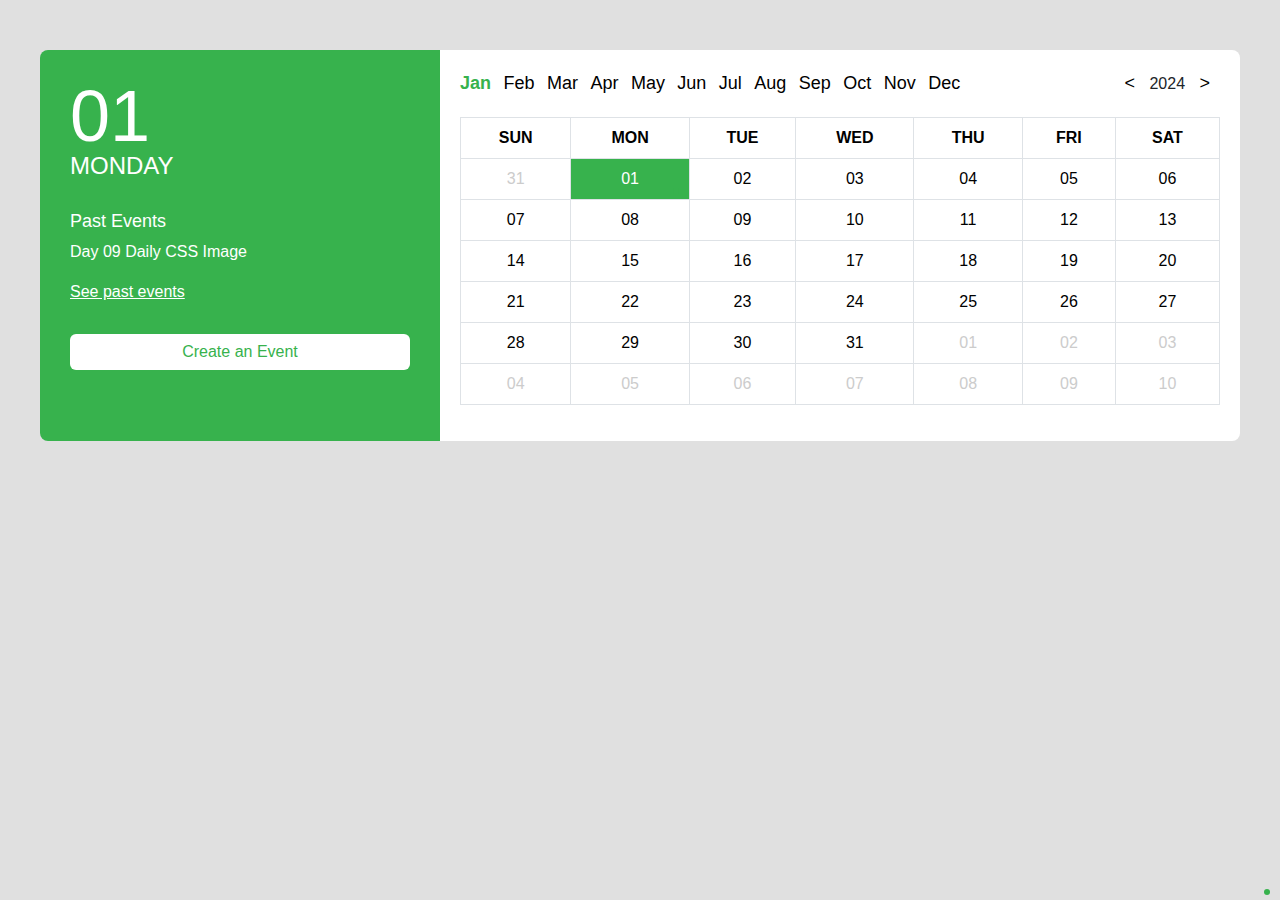
<file: index.html>
<!DOCTYPE html>
<html lang="en">
<head>
    <meta charset="UTF-8">
    <meta http-equiv="X-UA-Compatible" content="IE=edge">
    <meta name="viewport" content="width=device-width, initial-scale=1.0">
    <link href="https://cdn.jsdelivr.net/npm/bootstrap@5.3.3/dist/css/bootstrap.min.css" rel="stylesheet">
    <link rel="stylesheet" href="styles.css">
    <title>Calendar UI</title>
</head>
<body>
    <div class="container-fluid calendar-container">
        <div class="row">
            <!-- Sidebar -->
            <div class="col-md-4 sidebar">
                <div class="date-display">
                    <h1>01</h1>
                    <h4>MONDAY</h4>
                </div>
                <div class="events">
                    <h5>Past Events</h5>
                    <ul>
                        <li>Day 09 Daily CSS Image</li>
                    </ul>
                    <a href="#">See past events</a>
                </div>
                <button class="btn btn-create-event">Create an Event</button>
            </div>

            <!-- Calendar -->
            <div class="col-md-8 calendar">
                <div class="calendar-header">
                    <ul class="list-inline">
                        <li class="list-inline-item"><a href="./index.html" class="active">Jan</a></li>
                        <li class="list-inline-item"><a href="./feb.html">Feb</a></li>
                        <li class="list-inline-item"><a href="./Mar.html">Mar</a></li>
                        <li class="list-inline-item"><a href="./Apr.html" >Apr</a></li>
                        <li class="list-inline-item"><a href="./May.html">May</a></li>
                        <li class="list-inline-item"><a href="./Jun.html">Jun</a></li>
                        <li class="list-inline-item"><a href="./july.html">Jul</a></li>
                        <li class="list-inline-item"><a href="./aug.html">Aug</a></li>
                        <li class="list-inline-item"><a href="./sep.html">Sep</a></li>
                        <li class="list-inline-item"><a href="./oct.html">Oct</a></li>
                        <li class="list-inline-item"><a href="./nov.html">Nov</a></li>
                        <li class="list-inline-item"><a href="./dec.html">Dec</a></li>
                    </ul>
                    <div class="year-selector">
                        <a href="#">&lt;</a>
                        <span>2024</span>
                        <a href="#">&gt;</a>
                    </div>
                </div>

                <table class="table table-bordered">
                    <thead>
                        <tr>
                            <th>SUN</th>
                            <th>MON</th>
                            <th>TUE</th>
                            <th>WED</th>
                            <th>THU</th>
                            <th>FRI</th>
                            <th>SAT</th>
                        </tr>
                    </thead>
                    <tbody>
                        <tr>
                            <td class="inactive">31</td>
                            <td class="selected">01<span class="event-dot"></span></td>
                            <td >02</td>
                            <td >03</td>
                            <td >04</td>
                            <td >05</td>
                            <td>06</td>
                        </tr>
                        <tr>
                            <td>07</td>
                            <td>08</td>
                            <td>09</td>
                            <td>10</td>
                            <td>11</td>
                            <td>12</td>
                            <td>13</td>
                        </tr>
                        <tr>
                            <td>14</td>
                            <td>15</td>
                            <td>16 <span class="event-dot"></span></td>
                            <td>17</td>
                            <td>18</td>
                            <td>19</td>
                            <td>20</td>
                        </tr>
                        <tr>
                            <td>21</td>
                            <td>22</td>
                            <td>23</td>
                            <td>24</td>
                            <td>25</td>
                            <td>26</td>
                            <td >27 </td>
                        </tr>
                        <tr>
                            <td>28</td>
                            <td>29</td>
                            <td>30</td>
                            <td>31</td>
                            <td class="inactive">01</td>
                            <td class="inactive">02</td>
                            <td class="inactive">03</td>
                        </tr>
                        <tr>
                            <td class="inactive">04</td>
                            <td class="inactive">05</td>
                            <td class="inactive">06</td>
                            <td class="inactive">07</td>
                            <td class="inactive">08</td>
                            <td class="inactive">09</td>
                            <td class="inactive">10</td>
                        </tr>
                    </tbody>
                </table>
            </div>
        </div>
    </div>

    <script src="https://cdn.jsdelivr.net/npm/bootstrap@5.3.3/dist/js/bootstrap.bundle.min.js"></script>
</body>
</html>
</file>
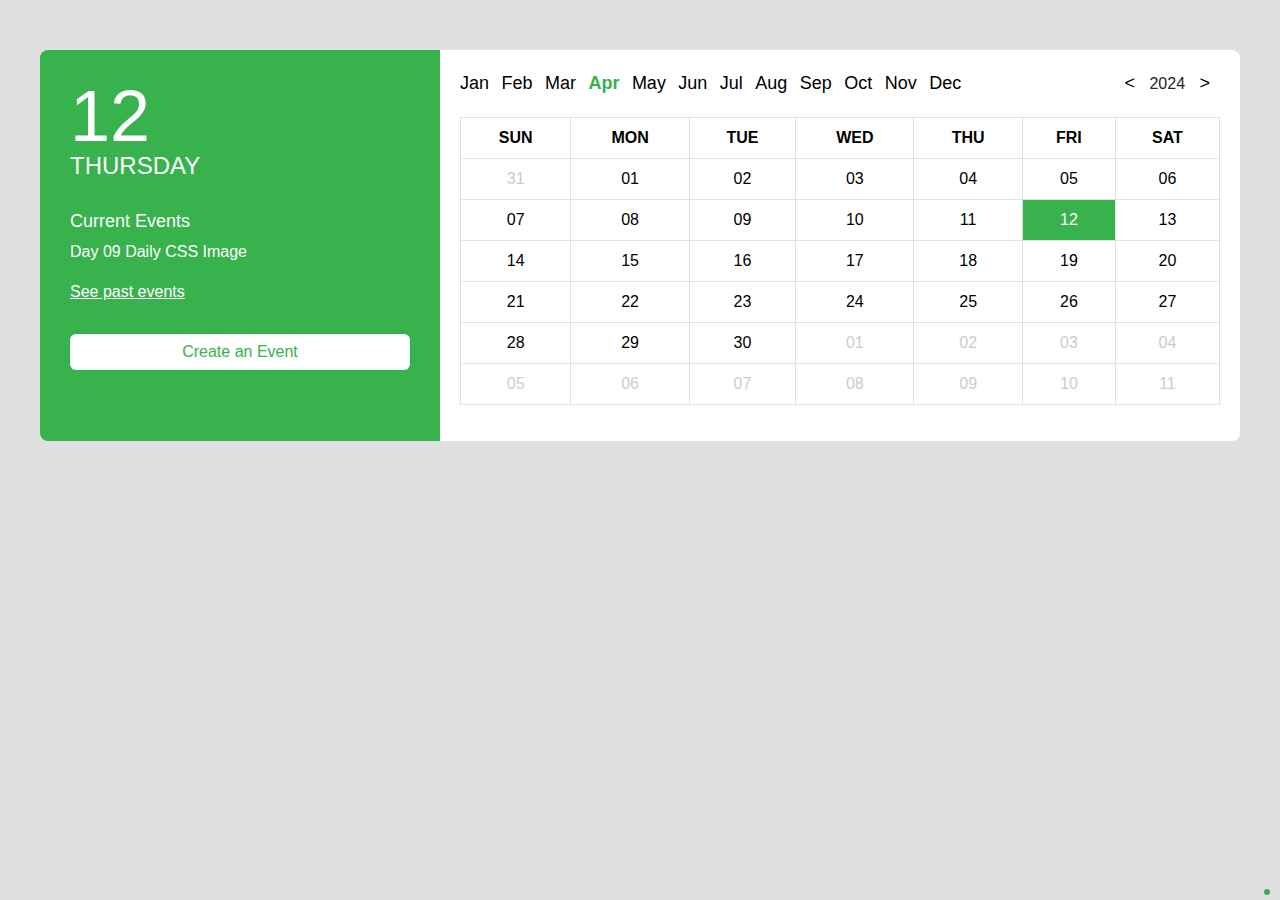
<file: Apr.html>
<!DOCTYPE html>
<html lang="en">
<head>
    <meta charset="UTF-8">
    <meta http-equiv="X-UA-Compatible" content="IE=edge">
    <meta name="viewport" content="width=device-width, initial-scale=1.0">
    <link href="https://cdn.jsdelivr.net/npm/bootstrap@5.3.3/dist/css/bootstrap.min.css" rel="stylesheet">
    <link rel="stylesheet" href="styles.css">
    <title>Calendar UI</title>
</head>
<body>
    <div class="container-fluid calendar-container">
        <div class="row">
            <!-- Sidebar -->
            <div class="col-md-4 sidebar">
                <div class="date-display">
                    <h1>12</h1>
                    <h4>THURSDAY</h4>
                </div>
                <div class="events">
                    <h5>Current Events</h5>
                    <ul>
                        <li>Day 09 Daily CSS Image</li>
                    </ul>
                    <a href="#">See past events</a>
                </div>
                <button class="btn btn-create-event">Create an Event</button>
            </div>

            <!-- Calendar -->
            <div class="col-md-8 calendar">
                <div class="calendar-header">
                    <ul class="list-inline">
                        <li class="list-inline-item"><a href="./index.html">Jan</a></li>
                        <li class="list-inline-item"><a href="./feb.html">Feb</a></li>
                        <li class="list-inline-item"><a href="./Mar.html">Mar</a></li>
                        <li class="list-inline-item"><a href="./Apr.html" class="active">Apr</a></li>
                        <li class="list-inline-item"><a href="./May.html">May</a></li>
                        <li class="list-inline-item"><a href="./Jun.html">Jun</a></li>
                        <li class="list-inline-item"><a href="./july.html">Jul</a></li>
                        <li class="list-inline-item"><a href="./aug.html">Aug</a></li>
                        <li class="list-inline-item"><a href="./sep.html">Sep</a></li>
                        <li class="list-inline-item"><a href="./oct.html">Oct</a></li>
                        <li class="list-inline-item"><a href="./nov.html">Nov</a></li>
                        <li class="list-inline-item"><a href="./dec.html">Dec</a></li>
                    </ul>
                    <div class="year-selector">
                        <a href="#">&lt;</a>
                        <span>2024</span>
                        <a href="#">&gt;</a>
                    </div>
                </div>

                <table class="table table-bordered">
                    <thead>
                        <tr>
                            <th>SUN</th>
                            <th>MON</th>
                            <th>TUE</th>
                            <th>WED</th>
                            <th>THU</th>
                            <th>FRI</th>
                            <th>SAT</th>
                        </tr>
                    </thead>
                    <tbody>
                        <tr>
                            <td class="inactive">31</td>
                            <td>01</td>
                            <td>02</td>
                            <td>03</td>
                            <td>04</td>
                            <td>05</td>
                            <td>06</td>
                        </tr>
                        <tr>
                           
                            <td>07</td>
                            <td>08</td>
                            <td>09</td>
                            <td>10</td>
                            <td>11 <span class="event-dot"></span></td>
                            <td class="selected">12 <span class="event-dot"></span></td>
                            
                            <td>13</td>
                        </tr>
                        <tr>
                            
                            <td>14</td>
                            <td>15</td>
                            <td>16</td>
                            <td>17</td>
                            <td>18</td>
                            <td>19</td>
                            <td>20</td>
                        </tr>
                        <tr>
                            
                            <td>21</td>
                            <td>22</td>
                            <td>23</td>
                            <td>24</td>
                            <td>25</td>
                            <td>26</td>
                            <td>27</td>
                        </tr>
                        <tr>
                           
                            <td>28</td>
                            <td>29</td>
                            <td>30</td>
                            <td class="inactive">01</td>
                            <td class="inactive">02</td>
                            <td class="inactive">03</td>
                            <td class="inactive">04</td>
                        </tr>
                        <tr>
                            
                            <td class="inactive">05</td>
                            <td class="inactive">06</td>
                            <td class="inactive">07</td>
                            <td class="inactive">08</td>
                            <td class="inactive">09</td>
                            <td class="inactive">10</td>
                            <td class="inactive">11</td>
                        </tr>
                    </tbody>
                </table>
            </div>
        </div>
    </div>

    <script src="https://cdn.jsdelivr.net/npm/bootstrap@5.3.3/dist/js/bootstrap.bundle.min.js"></script>
</body>
</html>
</file>
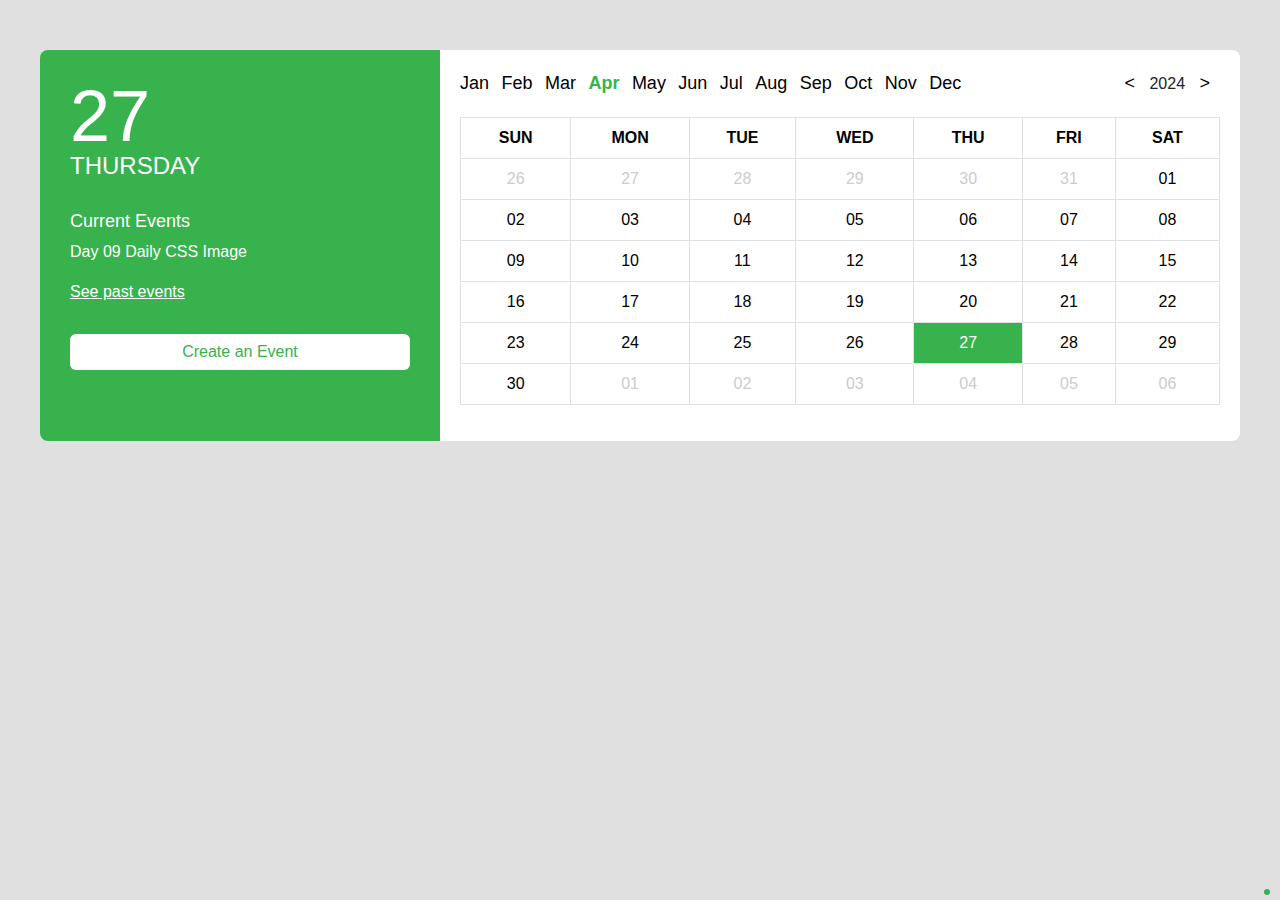
<file: aug.html>
<!DOCTYPE html>
<html lang="en">
<head>
    <meta charset="UTF-8">
    <meta http-equiv="X-UA-Compatible" content="IE=edge">
    <meta name="viewport" content="width=device-width, initial-scale=1.0">
    <link href="https://cdn.jsdelivr.net/npm/bootstrap@5.3.3/dist/css/bootstrap.min.css" rel="stylesheet">
    <link rel="stylesheet" href="styles.css">
    <title>Calendar UI</title>
</head>
<body>
    <div class="container-fluid calendar-container">
        <div class="row">
            <!-- Sidebar -->
            <div class="col-md-4 sidebar">
                <div class="date-display">
                    <h1>27</h1>
                    <h4>THURSDAY</h4>
                </div>
                <div class="events">
                    <h5>Current Events</h5>
                    <ul>
                        <li>Day 09 Daily CSS Image</li>
                    </ul>
                    <a href="#">See past events</a>
                </div>
                <button class="btn btn-create-event">Create an Event</button>
            </div>

            <!-- Calendar -->
            <div class="col-md-8 calendar">
                <div class="calendar-header">
                    <ul class="list-inline">
                        <li class="list-inline-item"><a href="./index.html">Jan</a></li>
                        <li class="list-inline-item"><a href="./feb.html">Feb</a></li>
                        <li class="list-inline-item"><a href="./Mar.html">Mar</a></li>
                        <li class="list-inline-item"><a href="./Apr.html" class="active">Apr</a></li>
                        <li class="list-inline-item"><a href="./May.html">May</a></li>
                        <li class="list-inline-item"><a href="./Jun.html">Jun</a></li>
                        <li class="list-inline-item"><a href="./july.html">Jul</a></li>
                        <li class="list-inline-item"><a href="./aug.html">Aug</a></li>
                        <li class="list-inline-item"><a href="./sep.html">Sep</a></li>
                        <li class="list-inline-item"><a href="./oct.html">Oct</a></li>
                        <li class="list-inline-item"><a href="./nov.html">Nov</a></li>
                        <li class="list-inline-item"><a href="./dec.html">Dec</a></li>
                    </ul>
                    <div class="year-selector">
                        <a href="#">&lt;</a>
                        <span>2024</span>
                        <a href="#">&gt;</a>
                    </div>
                </div>

                <table class="table table-bordered">
                    <thead>
                        <tr>
                            <th>SUN</th>
                            <th>MON</th>
                            <th>TUE</th>
                            <th>WED</th>
                            <th>THU</th>
                            <th>FRI</th>
                            <th>SAT</th>
                        </tr>
                    </thead>
                    <tbody>
                        <tr>
                            <td class="inactive">26</td>
                            <td class="inactive">27</td>
                            <td class="inactive">28</td>
                            <td class="inactive">29</td>
                            <td class="inactive">30</td>
                            <td class="inactive">31</td>
                            <td>01</td>
                        </tr>
                        <tr>
                            <td>02</td>
                            <td>03</td>
                            <td>04</td>
                            <td>05</td>
                            <td>06</td>
                            <td>07</td>
                            <td>08</td>
                        </tr>
                        <tr>
                            <td>09</td>
                            <td>10</td>
                            <td>11 <span class="event-dot"></span></td>
                            <td>12</td>
                            <td>13</td>
                            <td>14</td>
                            <td>15</td>
                        </tr>
                        <tr>
                            <td>16</td>
                            <td>17</td>
                            <td>18</td>
                            <td>19</td>
                            <td>20</td>
                            <td>21</td>
                            <td>22</td>
                        </tr>
                        <tr>
                            <td>23</td>
                            <td>24</td>
                            <td>25</td>
                            <td>26</td>
                            <td class="selected">27 <span class="event-dot"></span></td>
                            <td>28</td>
                            <td>29</td>
                        </tr>
                        <tr>
                            <td>30</td>
                            <td class="inactive">01</td>
                            <td class="inactive">02</td>
                            <td class="inactive">03</td>
                            <td class="inactive">04</td>
                            <td class="inactive">05</td>
                            <td class="inactive">06</td>
                        </tr>
                    </tbody>
                </table>
            </div>
        </div>
    </div>

    <script src="https://cdn.jsdelivr.net/npm/bootstrap@5.3.3/dist/js/bootstrap.bundle.min.js"></script>
</body>
</html>
</file>
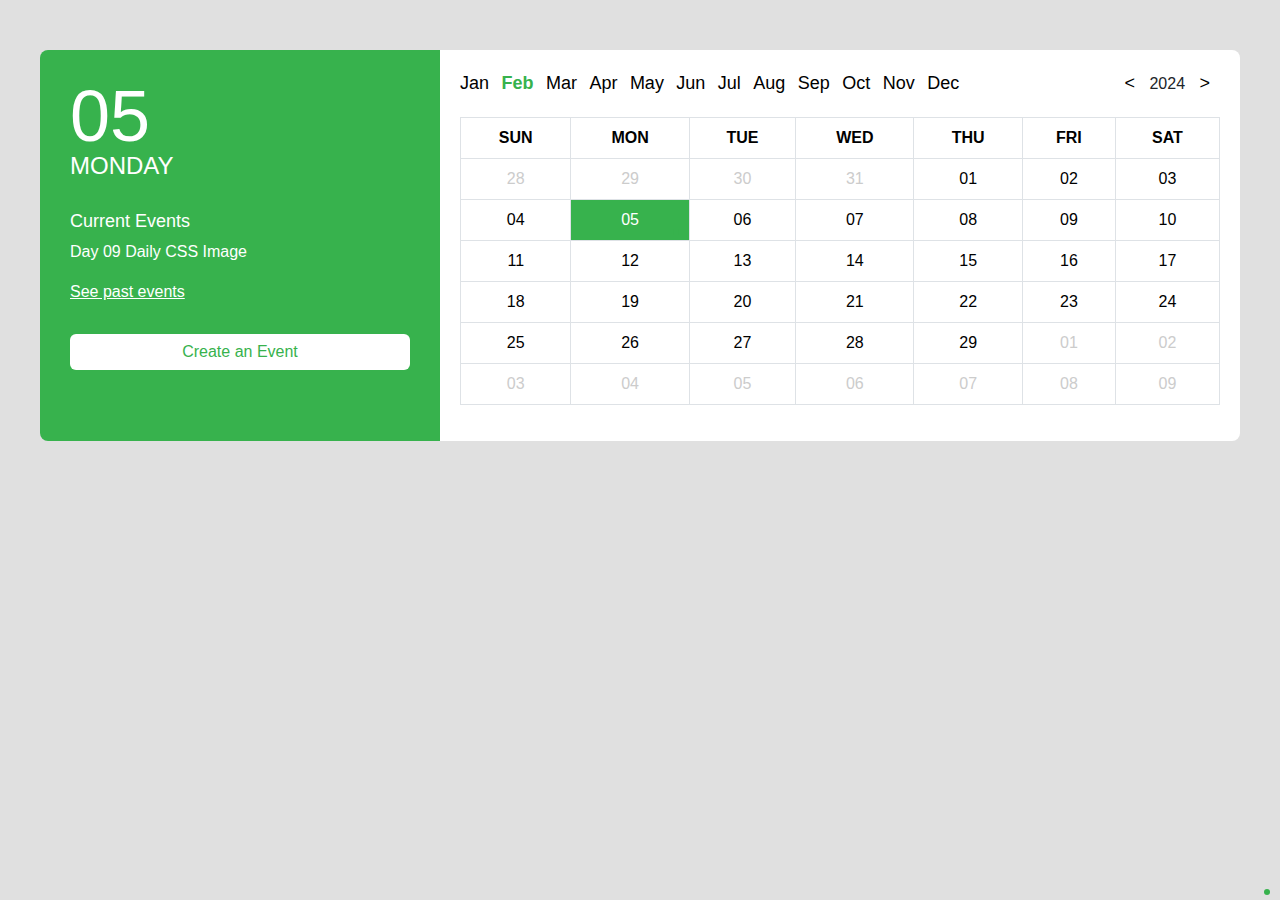
<file: feb.html>
<!DOCTYPE html>
<html lang="en">
<head>
    <meta charset="UTF-8">
    <meta http-equiv="X-UA-Compatible" content="IE=edge">
    <meta name="viewport" content="width=device-width, initial-scale=1.0">
    <link href="https://cdn.jsdelivr.net/npm/bootstrap@5.3.3/dist/css/bootstrap.min.css" rel="stylesheet">
    <link rel="stylesheet" href="styles.css">
    <title>Calendar UI</title>
</head>
<body>
    <div class="container-fluid calendar-container">
        <div class="row">
            <!-- Sidebar -->
            <div class="col-md-4 sidebar">
                <div class="date-display">
                    <h1>05</h1>
                    <h4>MONDAY</h4>
                </div>
                <div class="events">
                    <h5>Current Events</h5>
                    <ul>
                        <li>Day 09 Daily CSS Image</li>
                    </ul>
                    <a href="#">See past events</a>
                </div>
                <button class="btn btn-create-event">Create an Event</button>
            </div>

            <!-- Calendar -->
            <div class="col-md-8 calendar">
                <div class="calendar-header">
                    <ul class="list-inline">
                        <li class="list-inline-item"><a href="./index.html">Jan</a></li>
                        <li class="list-inline-item"><a href="./feb.html" class="active">Feb</a></li>
                        <li class="list-inline-item"><a href="./Mar.html">Mar</a></li>
                        <li class="list-inline-item"><a href="./Apr.html" >Apr</a></li>
                        <li class="list-inline-item"><a href="./May.html">May</a></li>
                        <li class="list-inline-item"><a href="./Jun.html">Jun</a></li>
                        <li class="list-inline-item"><a href="./july.html">Jul</a></li>
                        <li class="list-inline-item"><a href="./aug.html">Aug</a></li>
                        <li class="list-inline-item"><a href="./sep.html">Sep</a></li>
                        <li class="list-inline-item"><a href="./oct.html">Oct</a></li>
                        <li class="list-inline-item"><a href="./nov.html">Nov</a></li>
                        <li class="list-inline-item"><a href="./dec.html">Dec</a></li>
                    </ul>
                    <div class="year-selector">
                        <a href="#">&lt;</a>
                        <span>2024</span>
                        <a href="#">&gt;</a>
                    </div>
                </div>

                <table class="table table-bordered">
                    <thead>
                        <tr>
                            <th>SUN</th>
                            <th>MON</th>
                            <th>TUE</th>
                            <th>WED</th>
                            <th>THU</th>
                            <th>FRI</th>
                            <th>SAT</th>
                            
                        </tr>
                    </thead>
                    <tbody>
                        <tr>
                            <td class="inactive">28</td>
                            <td class="inactive">29</td>
                            <td class="inactive">30</td>
                            <td class="inactive">31</td>
                            <td>01</td>
                            <td>02</td>
                            <td>03</td>
                        </tr>
                        <tr>
                            <td>04</td>
                            <td class="selected">05<span class="event-dot"></span></td>
                            <td>06</td>
                            <td>07</td>
                            <td>08</td>
                            <td>09</td>
                            <td>10</td>
                        </tr>
                        <tr>
                            <td>11 <span class="event-dot"></span></td>
                            <td>12</td>
                            <td>13</td>
                            <td>14</td>
                            <td>15</td>
                            <td>16</td>
                            <td>17</td>
                        </tr>
                        <tr>
                            <td>18</td>
                            <td>19</td>
                            <td>20</td>
                            <td>21</td>
                            <td>22</td>
                            <td>23</td>
                            <td>24</td>
                        </tr>
                        <tr>
                            <td>25</td>
                            <td>26</td>
                            <td>27</td>
                            <td>28</td>
                            <td>29</td>
               
                            <td class="inactive">01</td>
                            <td class="inactive">02</td>
                        
                        </tr>
                        <tr>
                        
                            
                            <td class="inactive">03</td>
                            <td class="inactive">04</td>
                            <td class="inactive">05</td>
                            <td class="inactive">06</td>
                            <td class="inactive">07</td>
                            <td class="inactive">08</td>
                            <td class="inactive">09</td>
                        </tr>
                    </tbody>
                </table>
            </div>
        </div>
    </div>

    <script src="https://cdn.jsdelivr.net/npm/bootstrap@5.3.3/dist/js/bootstrap.bundle.min.js"></script>
</body>
</html>
</file>
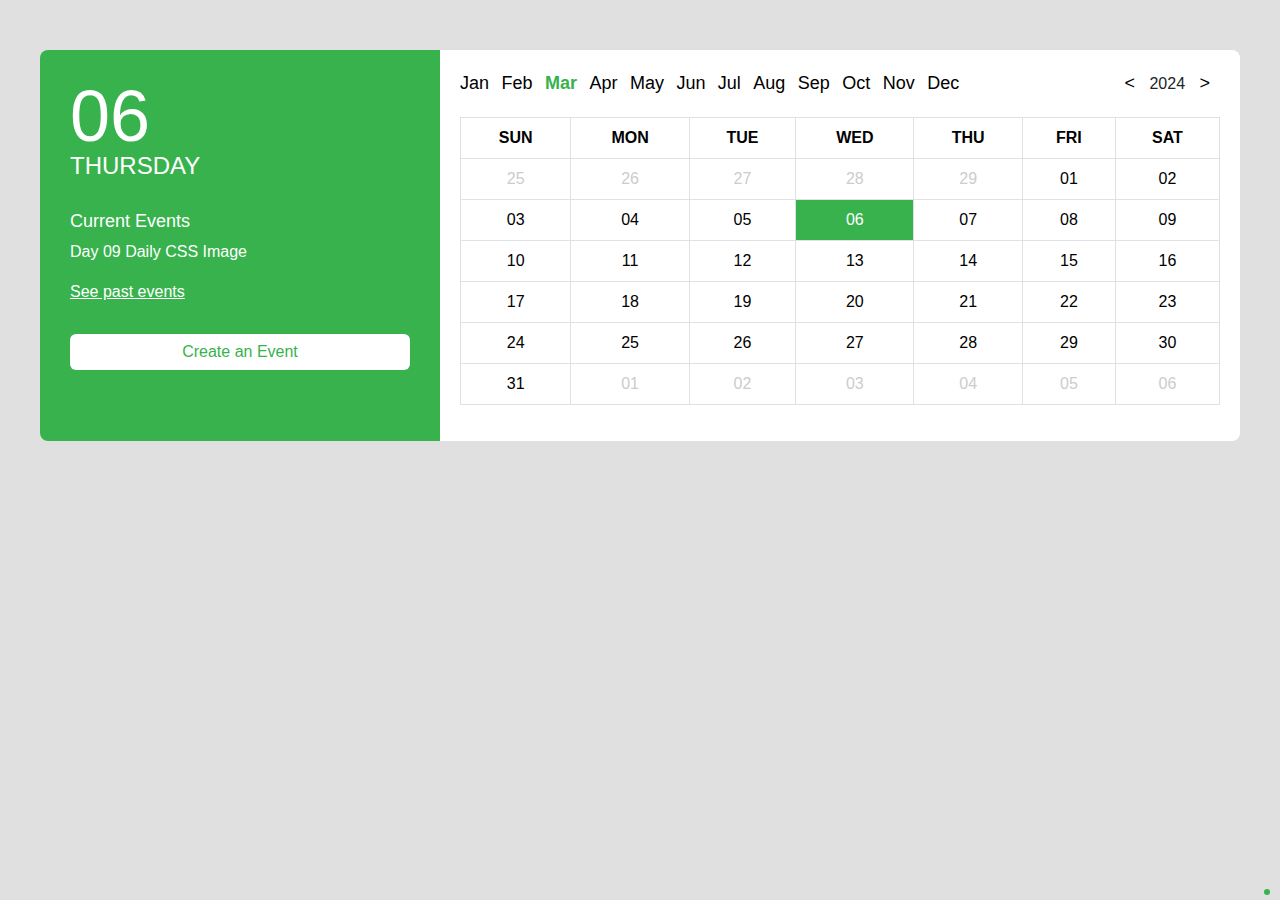
<file: Mar.html>
<!DOCTYPE html>
<html lang="en">
<head>
    <meta charset="UTF-8">
    <meta http-equiv="X-UA-Compatible" content="IE=edge">
    <meta name="viewport" content="width=device-width, initial-scale=1.0">
    <link href="https://cdn.jsdelivr.net/npm/bootstrap@5.3.3/dist/css/bootstrap.min.css" rel="stylesheet">
    <link rel="stylesheet" href="styles.css">
    <title>Calendar UI</title>
</head>
<body>
    <div class="container-fluid calendar-container">
        <div class="row">
            <!-- Sidebar -->
            <div class="col-md-4 sidebar">
                <div class="date-display">
                    <h1>06</h1>
                    <h4>THURSDAY</h4>
                </div>
                <div class="events">
                    <h5>Current Events</h5>
                    <ul>
                        <li>Day 09 Daily CSS Image</li>
                    </ul>
                    <a href="#">See past events</a>
                </div>
                <button class="btn btn-create-event">Create an Event</button>
            </div>

            <!-- Calendar -->
            <div class="col-md-8 calendar">
                <div class="calendar-header">
                    <ul class="list-inline">
                        <li class="list-inline-item"><a href="./index.html">Jan</a></li>
                        <li class="list-inline-item"><a href="./feb.html">Feb</a></li>
                        <li class="list-inline-item"><a href="./Mar.html" class="active">Mar</a></li>
                        <li class="list-inline-item"><a href="./Apr.html" >Apr</a></li>
                        <li class="list-inline-item"><a href="./May.html">May</a></li>
                        <li class="list-inline-item"><a href="./Jun.html">Jun</a></li>
                        <li class="list-inline-item"><a href="./july.html">Jul</a></li>
                        <li class="list-inline-item"><a href="./aug.html">Aug</a></li>
                        <li class="list-inline-item"><a href="./sep.html">Sep</a></li>
                        <li class="list-inline-item"><a href="./oct.html">Oct</a></li>
                        <li class="list-inline-item"><a href="./nov.html">Nov</a></li>
                        <li class="list-inline-item"><a href="./dec.html">Dec</a></li>
                    </ul>
                    <div class="year-selector">
                        <a href="#">&lt;</a>
                        <span>2024</span>
                        <a href="#">&gt;</a>
                    </div>
                </div>


                <table class="table table-bordered">
                    <thead>
                        <tr>
                            <th>SUN</th>
                            <th>MON</th>
                            <th>TUE</th>
                            <th>WED</th>
                            <th>THU</th>
                            <th>FRI</th>
                            <th>SAT</th>
                        </tr>
                    </thead>
                    <tbody>
                        <tr>
                            <td class="inactive">25</td>
                            <td class="inactive">26</td>
                            <td class="inactive">27</td>
                            <td class="inactive">28</td>
                            <td class="inactive">29</td>
                            <td>01</td>
                            <td>02</td>
                            
                        </tr>
                        <tr>
                            <td>03</td>
                            <td>04</td>
                            <td>05</td>
                            <td class="selected">06 <span class="event-dot"></span></td>
                            <td>07</td>
                            <td>08</td>
                            <td>09</td>
                        </tr>
                        <tr>
                           
                            <td>10</td>
                            <td>11 <span class="event-dot"></span></td>
                            <td>12</td>
                            <td>13</td>
                            <td>14</td>
                            <td>15</td>
                            <td>16</td>
                        </tr>
                        <tr>
                          
                            <td>17</td>
                            <td>18</td>
                            <td>19</td>
                            <td>20</td>
                            <td>21</td>
                            <td>22</td>
                            <td>23</td>
                        </tr>
                        <tr>
                            
                            <td>24</td>
                            <td>25</td>
                            <td>26</td>
                            <td>27</td>
                            <td>28</td>
                            <td>29</td>
                            <td>30</td>
                        </tr>
                        <tr>
                            <td >31</td>
                            <td class="inactive">01</td>
                            <td class="inactive">02</td>
                            <td class="inactive">03</td>
                            <td class="inactive">04</td>
                            <td class="inactive">05</td>
                            <td class="inactive">06</td>
                      
                        </tr>
                    </tbody>
                </table>
            </div>
        </div>
    </div>

    <script src="https://cdn.jsdelivr.net/npm/bootstrap@5.3.3/dist/js/bootstrap.bundle.min.js"></script>
</body>
</html>
</file>
<file: styles.css>
body {
    background-color: #e0e0e0;
    font-family: 'Arial', sans-serif;
}

.calendar-container {
    max-width: 1200px;
    margin: 50px auto;
    border-radius: 8px;
    overflow: hidden;
}

.sidebar {
    background-color: #37b24d;
    color: white;
    padding: 30px;
}

.date-display h1 {
    font-size: 72px;
    margin: 0;
    line-height: 1;
}

.date-display h4 {
    font-size: 24px;
    margin: 0;
}

.events h5 {
    margin-top: 30px;
    font-size: 18px;
}

.events ul {
    list-style: none;
    padding: 0;
}

.events li {
    margin-bottom: 10px;
}

.events a {
    color: white;
    text-decoration: underline;
}

.btn-create-event {
    width: 100%;
    background-color: white;
    color: #37b24d;
    border: none;
    margin-top: 30px;
}

.calendar {
    background-color: white;
    padding: 20px;
}

.calendar-header {
    display: flex;
    justify-content: space-between;
    align-items: center;
    margin-bottom: 20px;
}

.calendar-header ul {
    padding: 0;
    margin: 0;
    list-style: none;
}

.calendar-header ul li {
    display: inline-block;
    margin-right: 15px;
}

.calendar-header ul li a {
    text-decoration: none;
    color: black;
    font-size: 18px;
}

.calendar-header ul li a.active {
    color: #37b24d;
    font-weight: bold;
}

.year-selector a {
    text-decoration: none;
    color: black;
    font-size: 18px;
    margin: 0 10px;
}

.table {
    margin-top: 10px;
}

.table th, .table td {
    text-align: center;
    vertical-align: middle;
}

.table td.inactive {
    color: #ccc;
}

.table td.selected {
    background-color: #37b24d;
    color: white;
    position: relative;
}

.event-dot {
    display: inline-block;
    width: 6px;
    height: 6px;
    background-color: #37b24d;
    border-radius: 50%;
    position: absolute;
    bottom: 5px;
    right: 10px;
}
</file>
